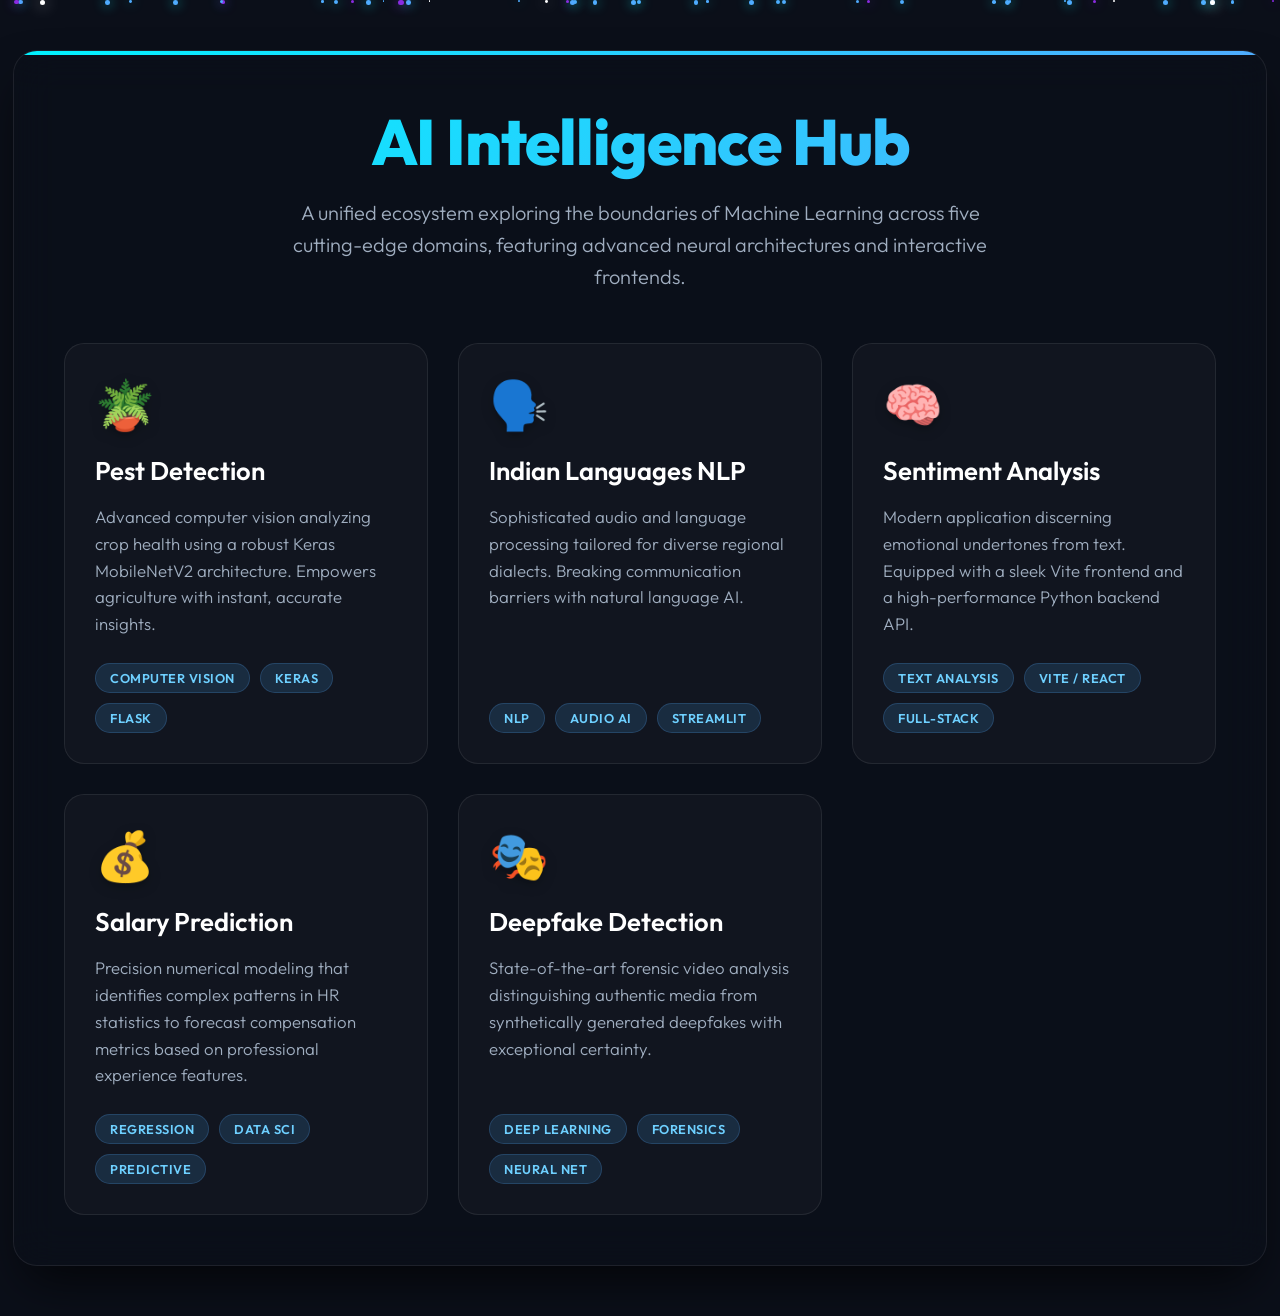
<file: project_poster.html>
<!DOCTYPE html>
<html lang="en">
<head>
    <meta charset="UTF-8">
    <meta name="viewport" content="width=device-width, initial-scale=1.0">
    <title>Machine Learning Multi-Project Hub Poster</title>
    <link href="https://fonts.googleapis.com/css2?family=Outfit:wght@300;400;600;800&display=swap" rel="stylesheet">
    <style>
        :root {
            --bg-color: #0b0f19;
            --card-bg: rgba(255, 255, 255, 0.03);
            --card-border: rgba(255, 255, 255, 0.08);
            --primary-gradient: linear-gradient(135deg, #00f2fe 0%, #4facfe 100%);
            --text-main: #ffffff;
            --text-muted: #a0aec0;
            --shadow-glow: 0 0 25px rgba(79, 172, 254, 0.4);
        }

        body, html {
            margin: 0;
            padding: 0;
            font-family: 'Outfit', sans-serif;
            background-color: var(--bg-color);
            color: var(--text-main);
            overflow-x: hidden;
            display: flex;
            justify-content: center;
            align-items: center;
            min-height: 100vh;
        }

        .animated-bg {
            position: fixed;
            top: -50%;
            left: -50%;
            width: 200%;
            height: 200%;
            background: radial-gradient(circle, rgba(79,172,254,0.12) 0%, rgba(11,15,25,1) 40%);
            animation: rotateBg 35s linear infinite;
            z-index: -1;
        }

        @keyframes rotateBg {
            0% { transform: rotate(0deg); }
            100% { transform: rotate(360deg); }
        }

        .poster-container {
            width: 90%;
            max-width: 1200px;
            padding: 50px;
            background: rgba(11, 15, 25, 0.6);
            backdrop-filter: blur(20px);
            -webkit-backdrop-filter: blur(20px);
            border: 1px solid var(--card-border);
            border-radius: 24px;
            box-shadow: 0 25px 50px -12px rgba(0, 0, 0, 0.7);
            text-align: center;
            animation: slideUp 1.2s cubic-bezier(0.2, 0.8, 0.2, 1);
            position: relative;
            overflow: hidden;
            margin: 50px 0;
            z-index: 10;
        }

        /* Decorative top gradient line */
        .poster-container::before {
            content: '';
            position: absolute;
            top: 0;
            left: 0;
            width: 100%;
            height: 4px;
            background: var(--primary-gradient);
        }

        header {
            margin-bottom: 50px;
        }

        header h1 {
            font-size: 4rem;
            font-weight: 800;
            margin: 0 0 15px 0;
            background: var(--primary-gradient);
            -webkit-background-clip: text;
            -webkit-text-fill-color: transparent;
            animation: pulseText 4s infinite alternate;
            letter-spacing: -1px;
        }

        header p {
            font-size: 1.25rem;
            color: var(--text-muted);
            margin: 0 auto;
            max-width: 700px;
            font-weight: 300;
            line-height: 1.6;
        }

        .models-grid {
            display: grid;
            grid-template-columns: repeat(auto-fit, minmax(320px, 1fr));
            gap: 30px;
        }

        .model-card {
            background: var(--card-bg);
            border: 1px solid var(--card-border);
            border-radius: 20px;
            padding: 30px;
            text-align: left;
            transition: all 0.4s cubic-bezier(0.175, 0.885, 0.32, 1.275);
            position: relative;
            overflow: hidden;
            opacity: 0;
            transform: translateY(40px);
            animation: itemFadeIn 0.8s cubic-bezier(0.2, 0.8, 0.2, 1) forwards;
            display: flex;
            flex-direction: column;
            justify-content: space-between;
        }

        .model-card:nth-child(1) { animation-delay: 0.3s; }
        .model-card:nth-child(2) { animation-delay: 0.5s; }
        .model-card:nth-child(3) { animation-delay: 0.7s; }
        .model-card:nth-child(4) { animation-delay: 0.9s; }
        .model-card:nth-child(5) { animation-delay: 1.1s; }

        /* Card glow effect on hover */
        .model-card::after {
            content: '';
            position: absolute;
            top: -50%;
            left: -50%;
            width: 200%;
            height: 200%;
            background: radial-gradient(circle, rgba(255,255,255,0.05) 0%, transparent 60%);
            opacity: 0;
            transition: opacity 0.5s;
            pointer-events: none;
            z-index: 0;
        }

        .model-card:hover {
            transform: translateY(-12px) scale(1.02);
            border-color: rgba(79, 172, 254, 0.4);
            box-shadow: var(--shadow-glow);
            background: rgba(255, 255, 255, 0.05);
        }

        .model-card:hover::after {
            opacity: 1;
            transform: translate(10%, 10%);
        }

        .card-content {
            position: relative;
            z-index: 1;
        }

        .model-icon {
            font-size: 3rem;
            margin-bottom: 20px;
            display: inline-block;
            filter: drop-shadow(0 4px 6px rgba(0,0,0,0.3));
            animation: floatIcon 3s ease-in-out infinite;
        }

        .model-card:nth-child(2n) .model-icon {
            animation-delay: -1.5s;
        }

        .model-card h3 {
            font-size: 1.6rem;
            margin: 0 0 12px 0;
            color: #fff;
            font-weight: 600;
        }

        .model-card p {
            color: var(--text-muted);
            font-size: 1.05rem;
            line-height: 1.6;
            margin-bottom: 25px;
            font-weight: 300;
        }

        .model-tags {
            display: flex;
            flex-wrap: wrap;
            gap: 10px;
            margin-top: auto;
        }

        .tag {
            background: rgba(79, 172, 254, 0.15);
            color: #6ed0ff;
            padding: 6px 14px;
            border-radius: 30px;
            font-size: 0.8rem;
            font-weight: 600;
            text-transform: uppercase;
            letter-spacing: 0.5px;
            border: 1px solid rgba(79, 172, 254, 0.2);
            transition: all 0.3s;
        }
        
        .model-card:hover .tag {
            background: rgba(79, 172, 254, 0.25);
            border-color: rgba(79, 172, 254, 0.5);
        }

        @keyframes slideUp {
            from { opacity: 0; transform: scale(0.95) translateY(40px); }
            to { opacity: 1; transform: scale(1) translateY(0); }
        }

        @keyframes itemFadeIn {
            to { opacity: 1; transform: translateY(0); }
        }

        @keyframes pulseText {
            0% { filter: brightness(1); text-shadow: 0 0 10px rgba(0,242,254,0.1); }
            100% { filter: brightness(1.2); text-shadow: 0 0 25px rgba(0,242,254,0.4); }
        }

        @keyframes floatIcon {
            0%, 100% { transform: translateY(0); }
            50% { transform: translateY(-8px); }
        }

        /* Particles effect purely with CSS/JS */
        .particles {
            position: fixed;
            top: 0;
            left: 0;
            width: 100%;
            height: 100%;
            pointer-events: none;
            overflow: hidden;
            z-index: 1;
        }
        
        .particle {
            position: absolute;
            width: 4px;
            height: 4px;
            background: #4facfe;
            border-radius: 50%;
            box-shadow: 0 0 12px #00f2fe;
            animation: floatUp linear infinite;
        }

        @keyframes floatUp {
            0% { transform: translateY(110vh) scale(0); opacity: 0; }
            20% { opacity: 0.8; transform: translateY(80vh) scale(1); }
            80% { opacity: 0.5; }
            100% { transform: translateY(-10vh) scale(1.5); opacity: 0; }
        }

        /* Responsive adjustments */
        @media (max-width: 768px) {
            header h1 { font-size: 2.8rem; }
            .poster-container { padding: 30px 20px; }
            .models-grid { grid-template-columns: 1fr; }
        }
    </style>
</head>
<body>

    <div class="animated-bg"></div>

    <div class="particles" id="particles">
        <!-- JS will populate particles -->
    </div>

    <div class="poster-container">
        <header>
            <h1>AI Intelligence Hub</h1>
            <p>A unified ecosystem exploring the boundaries of Machine Learning across five cutting-edge domains, featuring advanced neural architectures and interactive frontends.</p>
        </header>

        <div class="models-grid">
            
            <div class="model-card">
                <div class="card-content">
                    <div class="model-icon">🪴</div>
                    <h3>Pest Detection</h3>
                    <p>Advanced computer vision analyzing crop health using a robust Keras MobileNetV2 architecture. Empowers agriculture with instant, accurate insights.</p>
                </div>
                <div class="model-tags">
                    <span class="tag">Computer Vision</span>
                    <span class="tag">Keras</span>
                    <span class="tag">Flask</span>
                </div>
            </div>

            <div class="model-card">
                <div class="card-content">
                    <div class="model-icon">🗣️</div>
                    <h3>Indian Languages NLP</h3>
                    <p>Sophisticated audio and language processing tailored for diverse regional dialects. Breaking communication barriers with natural language AI.</p>
                </div>
                <div class="model-tags">
                    <span class="tag">NLP</span>
                    <span class="tag">Audio AI</span>
                    <span class="tag">Streamlit</span>
                </div>
            </div>

            <div class="model-card">
                <div class="card-content">
                    <div class="model-icon">🧠</div>
                    <h3>Sentiment Analysis</h3>
                    <p>Modern application discerning emotional undertones from text. Equipped with a sleek Vite frontend and a high-performance Python backend API.</p>
                </div>
                <div class="model-tags">
                    <span class="tag">Text Analysis</span>
                    <span class="tag">Vite / React</span>
                    <span class="tag">Full-Stack</span>
                </div>
            </div>

            <div class="model-card">
                <div class="card-content">
                    <div class="model-icon">💰</div>
                    <h3>Salary Prediction</h3>
                    <p>Precision numerical modeling that identifies complex patterns in HR statistics to forecast compensation metrics based on professional experience features.</p>
                </div>
                <div class="model-tags">
                    <span class="tag">Regression</span>
                    <span class="tag">Data Sci</span>
                    <span class="tag">Predictive</span>
                </div>
            </div>

            <div class="model-card">
                <div class="card-content">
                    <div class="model-icon">🎭</div>
                    <h3>Deepfake Detection</h3>
                    <p>State-of-the-art forensic video analysis distinguishing authentic media from synthetically generated deepfakes with exceptional certainty.</p>
                </div>
                <div class="model-tags">
                    <span class="tag">Deep Learning</span>
                    <span class="tag">Forensics</span>
                    <span class="tag">Neural Net</span>
                </div>
            </div>

        </div>
    </div>

    <script>
        // Generate floating particles for an immersive background
        document.addEventListener("DOMContentLoaded", () => {
            const particlesContainer = document.getElementById('particles');
            const particleCount = 45;

            for (let i = 0; i < particleCount; i++) {
                const particle = document.createElement('div');
                particle.classList.add('particle');
                
                // Randomize styling properties for organic feel
                const size = Math.random() * 4 + 1.5; // 1.5 to 5.5px
                particle.style.width = `${size}px`;
                particle.style.height = `${size}px`;
                
                particle.style.left = `${Math.random() * 100}vw`;
                
                // Varied speeds and delays
                const duration = Math.random() * 20 + 10; // 10 to 30s
                particle.style.animationDuration = `${duration}s`;
                particle.style.animationDelay = `-${Math.random() * 20}s`; // Negative delay so they are already on screen
                
                // Subtle color variations (mostly cyan, some purple/blue)
                const randCol = Math.random();
                if(randCol > 0.85) {
                    particle.style.background = '#8a2be2';
                    particle.style.boxShadow = '0 0 12px #8a2be2';
                } else if (randCol > 0.7) {
                    particle.style.background = '#ffffff';
                    particle.style.boxShadow = '0 0 15px #ffffff';
                }

                particlesContainer.appendChild(particle);
            }
        });
    </script>
</body>
</html>
</file>
